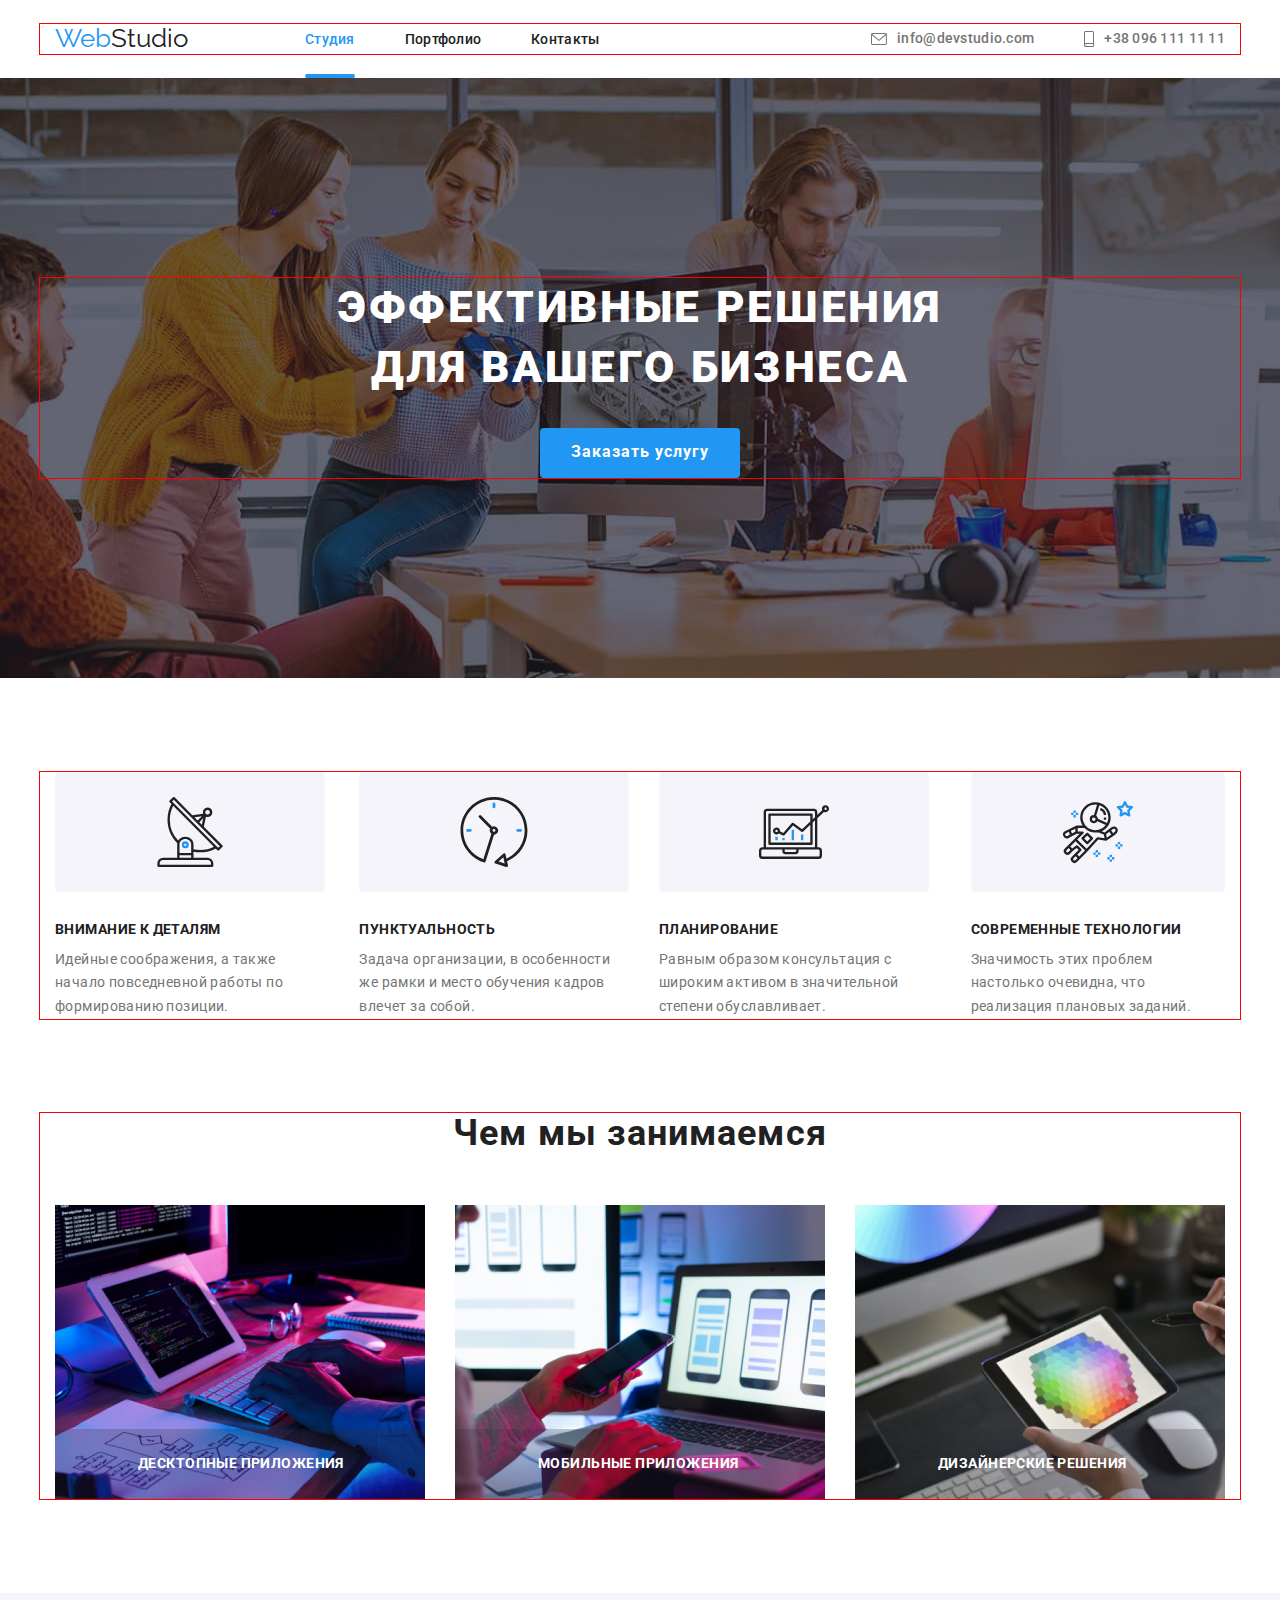
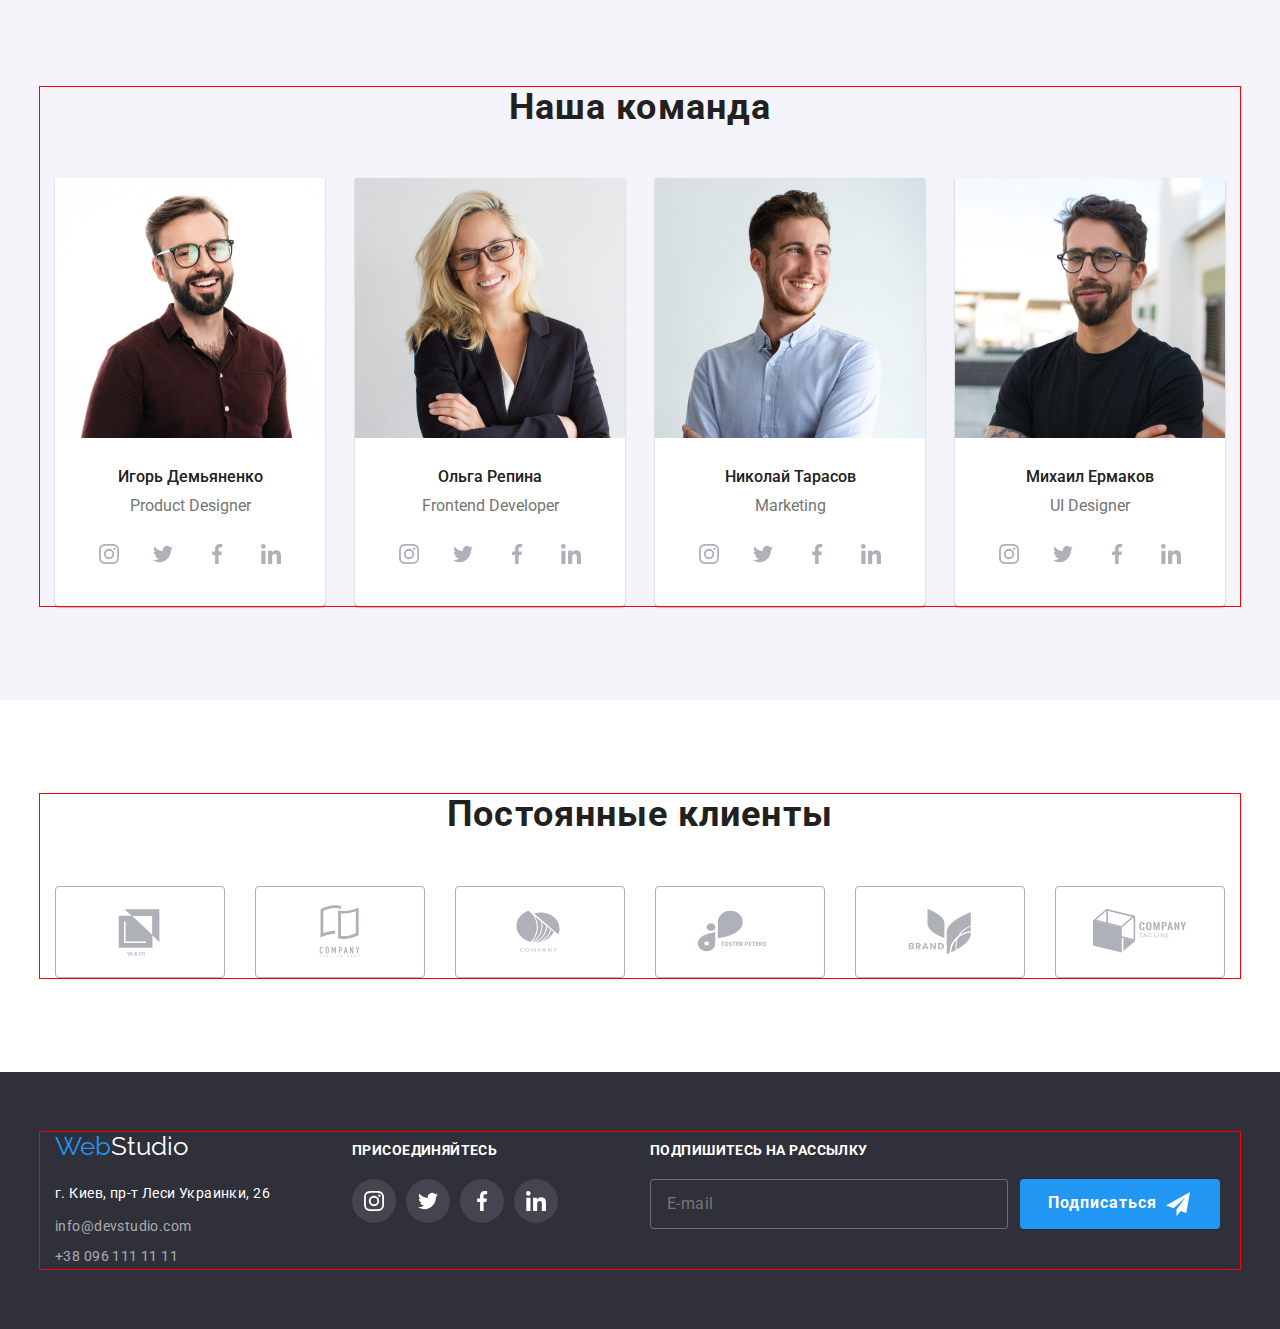
<file: index.html>
<!DOCTYPE html>
<html lang="en">
<head>
    <meta charset="UTF-8">
    <meta http-equiv="X-UA-Compatible" content="IE=edge">
    <meta name="viewport" content="width=device-width, initial-scale=1.0">
    <title>goit-markup-hw-01-Max</title>
    <!-- Стили -->
    
    <link rel="stylesheet" href="https://cdnjs.cloudflare.com/ajax/libs/modern-normalize/1.1.0/modern-normalize.min.css">
    <link rel="stylesheet" href="./css/main.min.css">
    <!-- Шрифты -->
    <link rel="preconnect" href="https://fonts.googleapis.com">
    <link rel="preconnect" href="https://fonts.gstatic.com" crossorigin>
    <link href="https://fonts.googleapis.com/css2?family=Raleway:wght@700&family=Roboto:wght@400;500;700;900&display=swap"
        rel="stylesheet">
</head>

<body>
        <!--Шапка сайта-->
    
    <header class="header"> 
        <div class="container ">
            <div class="header__inner">
                <nav class="header__nav">
                    <a href="./index.html" class="logo">Web<span class="black--text">Studio</span></a>
                    <ul class="nav">
                        <li class="nav__item">
                            
                            <div class="header-line">
                                <a class="nav__link current" href="./index.html">Студия</a>
                            </div>
                            
                        </li>
                        <li class="nav__item">
                            <div class="header-line">
                                <a class="nav__link" href="./portfolio.html">Портфолио</a>
                            </div>
                            
                        </li>
                        <li class="nav__item">
                            <div class="header-line">
                                <a class="nav__link " href="/">Контакты</a>
                            </div>
                            
                        </li>
                    </ul>
                </nav>
                <ul class="header__contact">
                    <li>
                        <a class="nav__link  nav__link--color-grey" href="mailto:info@devstudio.com">
                            
                                <svg class="icon--envelope">
                                    <use  href="./images/icon/icons.svg#icon-envelope-hover"></use>
                                </svg> 
                            info@devstudio.com</a>
                        </li>
                    <li>
                        <a class="nav__link nav__link--color-grey" href="tel:+380961111111">
                        
                            <svg class="icon--smartphone">
                                <use  href="./images/icon/icons.svg#icon-smartphone"></use>
                            </svg>   
                        +38 096 111 11 11</a>
                    </li>
                </ul>
            </div>
        </div>
    </header>

    
    <!--Основа сайта-->
    <main>
        <!---Первая секция-->
        
        <section class="main__section">
            <div class="container ">        
                <h1 class="main__section__title" >Эффективные решения для вашего бизнеса</h1>
                <button class="button" type="button"  data-modal-open >Заказать услугу</button>                
            </div>  
        </section>

        
        <!--Вторая секция-->
        
        <section class="section">
            <div class="container">
                <ul class="information">
                    <li class="information__item icon-antenna">
                    
                        <h3 class="information__title" >Внимание к деталям</h3>
                        <p class="information__description">Идейные соображения, а также начало повседневной работы по формированию позиции.</p>
                    </li>

                    <li class="information__item icon-clock">
                        <h3 class="information__title" >Пунктуальность</h3>
                        <p class="information__description">Задача организации, в особенности же рамки и место обучения кадров влечет за собой.</p>
                    </li>

                    <li class="information__item icon-diagram">
                        <h3 class="information__title" >Планирование</h3>
                        <p class="information__description">Равным образом консультация с широким активом в значительной степени обуславливает.</p>
                    </li>
                    
                    <li class="information__item icon-astronaut">
                        <h3 class="information__title" >Современные технологии</h3>
                        <p class="information__description">Значимость этих проблем настолько очевидна, что реализация плановых заданий.</p>
                    </li>
                </ul>
            </div>
        </section>
        <!--Картинки-->
        <section class="section section--padding-top">
            <div class="container">
                <h2 class="subtitle">Чем мы занимаемся</h2>
                <ul class="card">
                    <li class="card__item">
                        <div class="card__title">
                            <img src="./images/box1.jpg" alt="Клавиатура" width="370">
                            <p>Десктопные приложения</p>
                        </div>
                    </li>

                    <li class="card__item">
                        <div class="card__title">
                            <img src="./images/img2.jpg" alt="Телефон" width="370">
                            <p>Мобильные приложения</p>
                        </div>
                        
                    </li>

                    <li class="card__item">
                        <div class="card__title">
                            <img src="./images/img3.jpg" alt="Планшет" width="370">
                            <p>Дизайнерские решения</p>
                        </div>
                        
                    </li>
                </ul>
            </div>
        </section>
        <!-- Команда-->
            
            <section class="section team--background-color">
                <div class="container">
                    <h2 class="subtitle">Наша команда</h2>
                    <ul class="team">
                        <li class="team__item">
                            <img src="./images/img1.jpg" alt="Product Designer" width="270">
                            <div class="team__description">
                                <h3 class="team__name">Игорь Демьяненко</h3>
                                <p class="team__title">Product Designer</p>
                                    <!-- Иконки соц сетей -->
                                    <div>
                                        <ul class="team__icon">
                                            <li >
                                                <a href="#" class="team__icon__link">
                                                    <svg >
                                                        <use href="./images/icon/icons.svg#icon-instagram-2"></use>
                                                    </svg>
                                                </a>
                                            </li>
                                            <li >
                                                <a href="#" class="team__icon__link">
                                                    <svg >
                                                        <use href="./images/icon/icons.svg#icon-twitter-1"></use>
                                                    </svg>
                                                </a>
                                            </li>
                                            <li >
                                                <a href="#" class="team__icon__link">
                                                    <svg>
                                                        <use href="./images/icon/icons.svg#icon-facebook-1"></use>
                                                    </svg>
                                                </a>
                                            </li>
                                            <li >
                                                <a href="#" class="team__icon__link">
                                                    <svg>
                                                        <use href="./images/icon/icons.svg#icon-linkedin-1"></use>
                                                    </svg>
                                                </a>
                                            </li>
                                    
                                    </div>
                            </div>
                        </li>
                        <li class="team__item">
                            <img src="./images/img(2).jpg" alt="Frontend Developer" width="270">
                            <div class="team__description">
                                <h3 class="team__name">Ольга Репина</h3>
                                <p class="team__title">Frontend Developer</p>
                                <!-- Иконки соц сетей -->
                                    <div>
                                        <ul class="team__icon" >
                                            <li >
                                                <a href="#" class="team__icon__link">
                                                    <svg>
                                                        <use href="./images/icon/icons.svg#icon-instagram-2"></use>
                                                    </svg>
                                                </a>
                                            </li>
                                            <li>
                                                <a href="#" class="team__icon__link">
                                                    <svg>
                                                        <use href="./images/icon/icons.svg#icon-twitter-1"></use>
                                                    </svg>    
                                                </a>
                                            </li>
                                            <li>
                                                <a href="#" class="team__icon__link">
                                                    <svg>
                                                        <use href="./images/icon/icons.svg#icon-facebook-1"></use>
                                                    </svg>    
                                                </a>
                                            </li>
                                            <li>
                                                <a href="#" class="team__icon__link">
                                                    <svg>
                                                        <use href="./images/icon/icons.svg#icon-linkedin-1"></use>
                                                    </svg>
                                                    
                                                </a>
                                            </li>                                           
                                    </div>
                            </div>
                        </li>
                    
                        <li class="team__item">
                            <img src="./images/img(3).jpg" alt="Marketing" width="270">
                            <div class="team__description">
                                <h3 class="team__name">Николай Тарасов</h3>
                                <p class="team__title">Marketing</p>
                                <!-- Иконки соц сетей -->
                                    <div>
                                        <ul class="team__icon">
                                            <li>
                                                <a href="#" class="team__icon__link">
                                                    <svg>
                                                        <use href="./images/icon/icons.svg#icon-instagram-2"></use>
                                                    </svg>
                                                </a>
                                            </li>
                                            <li>
                                                <a href="#" class="team__icon__link">
                                                    <svg>
                                                        <use href="./images/icon/icons.svg#icon-twitter-1"></use>
                                                    </svg>
                                                </a>
                                            </li>
                                            <li>
                                                <a href="#" class="team__icon__link">
                                                    <svg>
                                                        <use href="./images/icon/icons.svg#icon-facebook-1"></use>
                                                    </svg>
                                                </a>
                                            </li>
                                            <li>
                                                <a href="#" class="team__icon__link">
                                                    <svg>
                                                        <use href="./images/icon/icons.svg#icon-linkedin-1"></use>
                                                    </svg>
                                    
                                                </a>
                                            </li>
                                    </div>
                            </div>
                        </li>
                    
                        <li class="team__item">
                            <img src="./images/img4.jpg" alt="UI Designer" width="270">
                            <div class="team__description">
                                <h3 class="team__name">Михаил Ермаков</h3>
                                <p class="team__title">UI Designer</p>
                                <!-- Иконки соц сетей -->
                                    <div>
                                        <ul class="team__icon">
                                            <li>
                                                <a href="#" class="team__icon__link">
                                                    <svg>
                                                        <use href="./images/icon/icons.svg#icon-instagram-2"></use>
                                                    </svg>
                                                </a>
                                            </li>
                                            <li>
                                                <a href="#" class="team__icon__link">
                                                    <svg>
                                                        <use href="./images/icon/icons.svg#icon-twitter-1"></use>
                                                    </svg>
                                                </a>
                                            </li>
                                            <li>
                                                <a href="#" class="team__icon__link">
                                                    <svg>
                                                        <use href="./images/icon/icons.svg#icon-facebook-1"></use>
                                                    </svg>
                                                </a>
                                            </li>
                                            <li>
                                                <a href="#" class="team__icon__link">
                                                    <svg>
                                                        <use href="./images/icon/icons.svg#icon-linkedin-1"></use>
                                                    </svg>
                                    
                                                </a>
                                            </li>
                                    </div>
                            </div>
                        </li>
                    </ul>
                </div>
            </section>
            <!-- Наши клиенты -->
            <section class="section">
                <div class="container">
                    <h2 class="subtitle">Постоянные клиенты</h2>
                        <div>
                            <ul class="clients">
                                <li >
                                    <a class="clients__link"  href="#">
                                        <svg> 
                                            <use href="./images/icon/icons.svg#icon-Logo1"></use>
                                        </svg>
                                    </a>
                                </li>
                            
                                <li >
                                    <a class="clients__link" href="#">
                                        <svg>
                                            <use href="./images/icon/icons.svg#icon-Logo2"></use>
                                        </svg>
                                    </a>
                                </li>
                            
                                <li >
                                    <a class="clients__link" href="#">
                                        <svg>
                                            <use href="./images/icon/icons.svg#icon-Logo3"></use>
                                        </svg>
                                    </a>
                                </li>
                            
                                <li >
                                    <a class="clients__link" href="#">
                                        <svg>
                                            <use href="./images/icon/icons.svg#icon-Logo4"></use>
                                        </svg>
                                    </a>
                                </li>
                            
                                <li >
                                    <a class="clients__link" href="/">
                                        <svg>
                                            <use href="./images/icon/icons.svg#icon-Logo5"></use>
                                        </svg>
                                    </a>
                                </li>
                            
                                <li >
                                    <a class="clients__link" href="/">
                                        <svg>
                                            <use href="./images/icon/icons.svg#icon-Logo6"></use>
                                        </svg>
                                    </a>
                                </li>
                            </ul>
                        </div>
                </div> 
            </section>
            
    </main>
    <!--Футер-->
    <footer class="footer">
        <div class="container">
            <section class="footer__inner">
                <div>
                    <a href="./index.html" class="logo footer__logo">Web<span class="white--text">Studio</span></a>
                
                    <address class="footer__address">г. Киев, пр-т Леси Украинки, 26</address>
                    
                    <ul class="footer__list">
                        <li><a class="footer__link" href="mailto:info@devstudio.com">info@devstudio.com</a></li>
                        <li><a class="footer__link" href="tel:+380961111111">+38 096 111 11 11</a></li>
                    </ul>
                </div>
            
                <div class="footer--icon">
                    <h3 class="information__title footer--title--color">Присоединяйтесь</h3>
                        
                        <ul class="team__icon ">
                            <li >
                                <a href="#" class="team__icon__link footer--icon--background">
                                    <svg >
                                        <use href="./images/icon/icons.svg#icon-instagram-2"></use>
                                    </svg>
                                </a>
                            </li>
                            <li >
                                <a href="#" class="team__icon__link footer--icon--background">
                                    <svg >
                                        <use href="./images/icon/icons.svg#icon-twitter-1"></use>
                                    </svg>
                                </a>
                            </li>
                            <li >
                                <a href="#" class="team__icon__link footer--icon--background">
                                    <svg >
                                        <use href="./images/icon/icons.svg#icon-facebook-1"></use>
                                    </svg>
                                </a>
                            </li>
                            <li >
                                <a href="#" class="team__icon__link footer--icon--background">
                                    <svg>
                                        <use href="./images/icon/icons.svg#icon-linkedin-1"></use>
                                    </svg>
                    
                                </a>
                            </li>
                        
                </div>
                <div class="footer-subscribe">
                    <h3 class="information__title footer--title--color">Подпишитесь на рассылку</h3>

                        <form class="footer-form"> 
                            <label >
                            <input class="footer__input" type="email" name="mail" placeholder="E-mail" >
                            </label>
                            
                            <button class="button footer--button--position" type="submit">Подписаться 
                                <svg class="footer__button--icon">
                                    <use href="./images/icon/icons.svg#icon-send-1"></use>
                                </svg>
                            </button> 
                            
                        </form>

                </div>
                        
            </section>
        </div>       
    </footer> 
    <!-- Модалка --> 
        <div class="overlay is-hidden" data-modal >
            <div class="modal"  >
                <button type="button" class="button__close" data-modal-close>
                    <svg class="modal-button-icon" width="11" height="11">
                        <use class="close-icon" href="./images/icon/icons.svg#icon-Vector1"></use>
                    </svg>
                </button>
                <div class="modal-form">
                    <h2 class="subtitle modal--title--position">Оставьте свои данные, мы вам перезвоним</h2>

                        <form>
                            <fieldset>
                                <label class="modal__label" for="user-name">Имя</label>
                                <div class="modal__wrap">
                                    <input class="modal__input " type="text" name="user-name" id="user-name" />
                                    <svg class="modal__icon">
                                        <use href="./images/icon/icons.svg#icon-name"></use>
                                    </svg>
                                </div>
                                
                                <label class="modal__label" for="user-phone">Телефон</label>
                                <div class="modal__wrap">
                                    <input class="modal__input" type="tel" name="phone" id="user-phone" />
                                    <svg class="modal__icon small">
                                        <use href="./images/icon/icons.svg#icon-phone"></use>
                                    </svg>
                                </div>
                                
                                <label class="modal__label" for="user-mail">Почта</label>
                                <div class="modal__wrap">
                                    <input class="modal__input" type="email" name="email" id="user-mail" autocomplete="off" />
                                    <svg class="modal__icon ">
                                        <use href="./images/icon/icons.svg#icon-mail"></use>
                                    </svg>
                                </div>
                            </fieldset>
                            
                            <fieldset>
                                <label class="modal__label " for="feedback">Комментарий</label>
                                <textarea 
                                class="modal__coment" 
                                id="feedback" 
                                name="feedback" 
                                rows="50" 
                                placeholder="Введите текст"></textarea>
                            </fieldset>
                            
                            <div class="checkbox" >
                                <label class="checkbox__label" for="check">
                                <div class="checkbox__wrap">

                                    <input class="checkbox__input" type="checkbox" name="terms" id="check">
                                    <span class="fakeframe"></span>
                                    <svg class="fakeicon">
                                        <use href="./images/icon/icons.svg#icon-check"></use>
                                    </svg>
                                </div>                           
                            Соглашаюсь с рассылкой и принимаю</label>
                            
                            <a class="checkbox__link" href="#">Условия договора</a>   
                            
                            </div>
                            
                            <button class="button modal--button" type="submit">Отправить</button>
                        </form>
                </div>
            </div>
            
        </div>



        <!-- Модалка Java -->
    <script src="./modal/modal.js"></script>
    
</body>
</html>
</file>
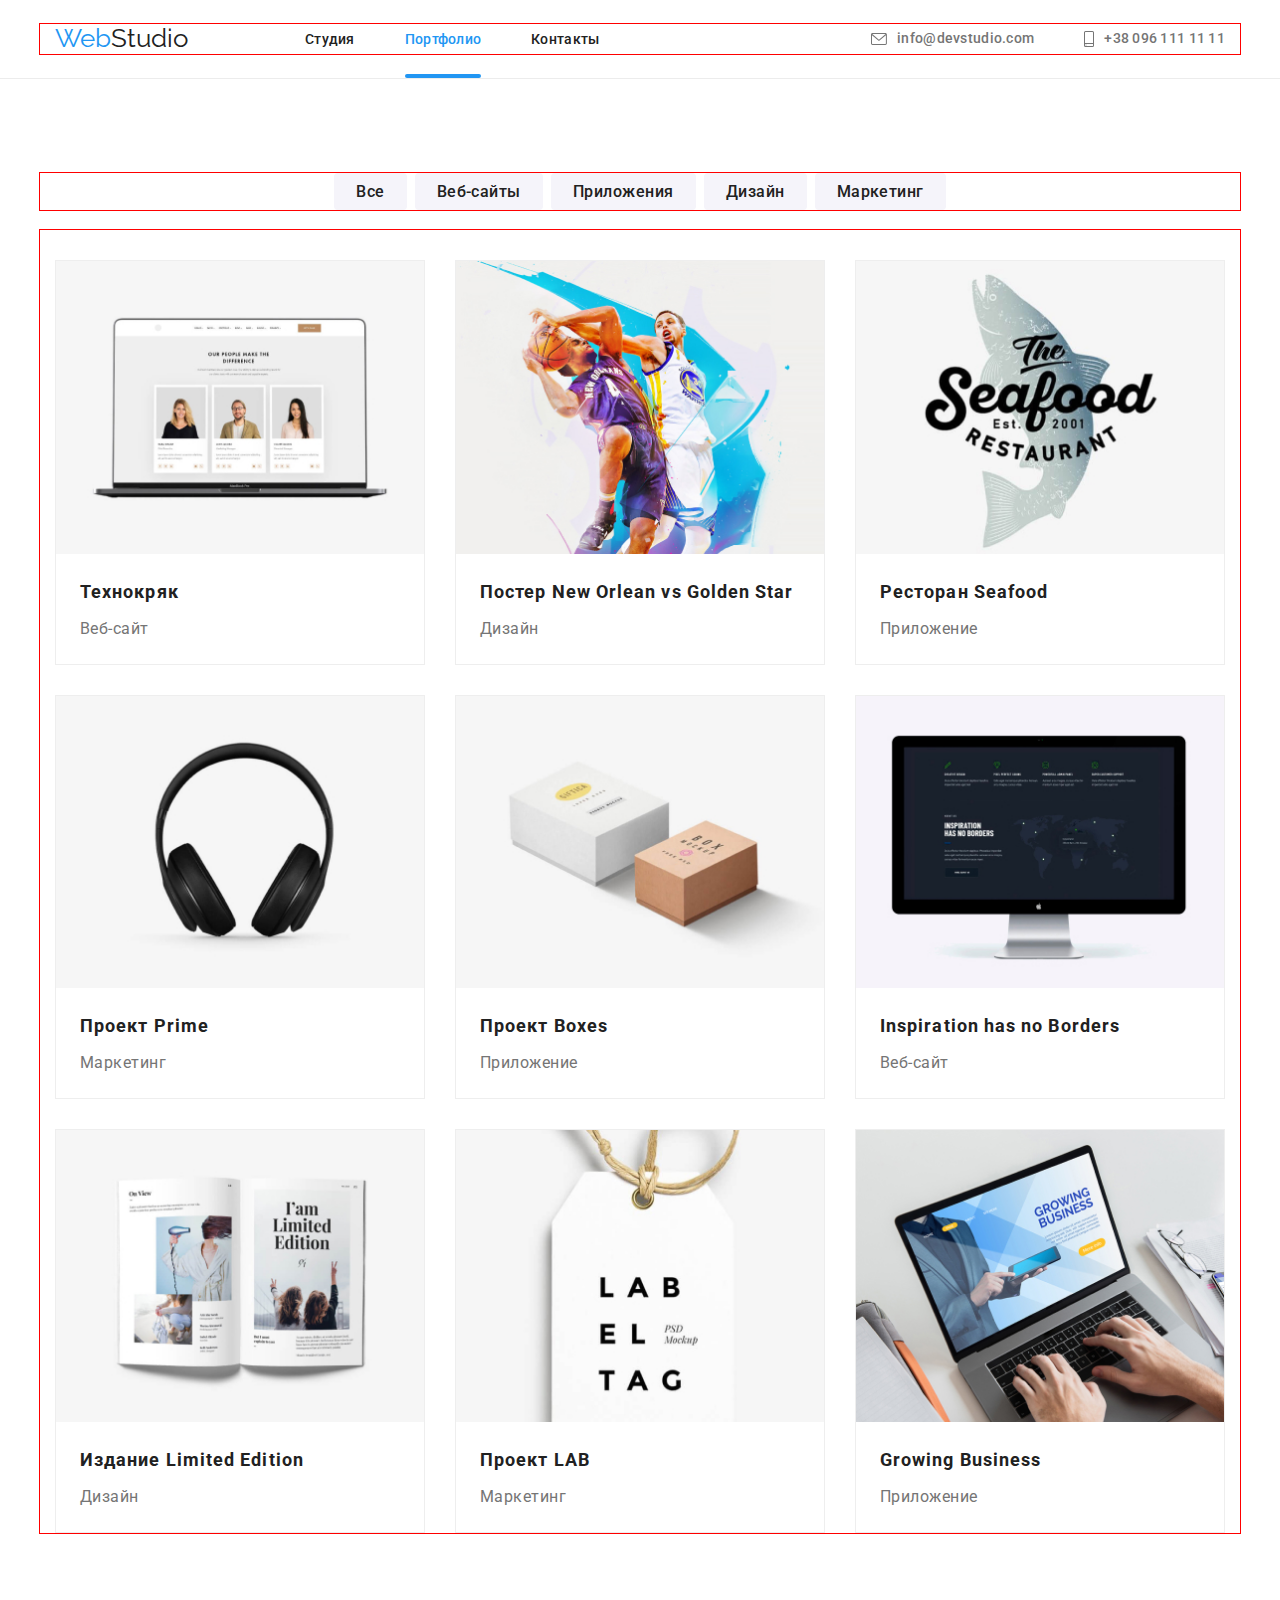
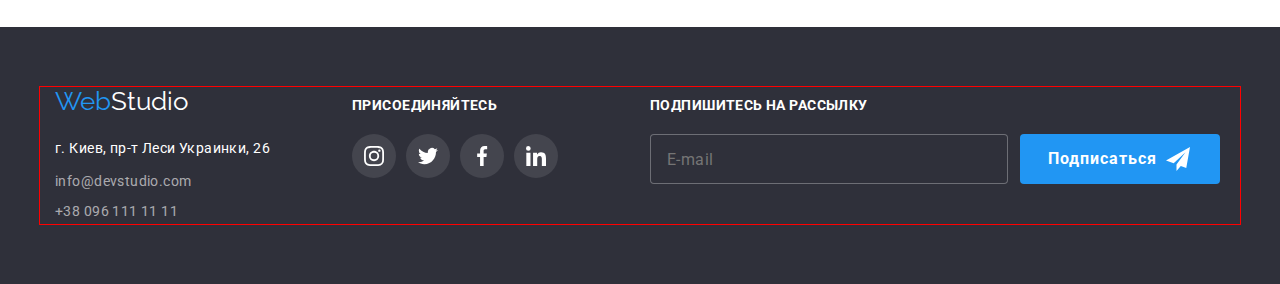
<file: portfolio.html>
<!DOCTYPE html>
<html lang="en">

<head>
    <meta charset="UTF-8">
    <meta http-equiv="X-UA-Compatible" content="IE=edge">
    <meta name="viewport" content="width=device-width, initial-scale=1.0">
    <title>goit-markup-hw-01-Max</title>
    <!-- Cтили -->
    <link rel="stylesheet" href="https://cdnjs.cloudflare.com/ajax/libs/modern-normalize/1.1.0/modern-normalize.min.css">
    <link rel="stylesheet" href="./css/main.min.css">
    <!-- Шрифты -->
    <link rel="preconnect" href="https://fonts.googleapis.com">
    <link rel="preconnect" href="https://fonts.gstatic.com" crossorigin>
    <link href="https://fonts.googleapis.com/css2?family=Raleway:wght@700&family=Roboto:wght@400;500;700;900&display=swap"
        rel="stylesheet">
</head>

<body>
    
    <!--Шапка сайта-->
    <header class="header" style="border-bottom:1px solid #ECECEC;">
        <div class="container ">
            <div class="header__inner">
                <nav class="header__nav">
                    <a href="./index.html" class="logo">Web<span class="black--text">Studio</span></a>
                    <ul class="nav">
                        <li class="nav__item">
    
                            <div class="header-line">
                                <a class="nav__link" href="./index.html">Студия</a>
                            </div>
    
                        </li>
                        <li class="nav__item">
                            <div class="header-line">
                                <a class="nav__link current " href="./portfolio.html">Портфолио</a>
                            </div>
    
                        </li>
                        <li class="nav__item">
                            <div class="header-line">
                                <a class="nav__link " href="/">Контакты</a>
                            </div>
    
                        </li>
                    </ul>
                </nav>
                <ul class="header__contact">
                    <li>
                        <a class="nav__link  nav__link--color-grey" href="mailto:info@devstudio.com">
    
                            <svg class="icon--envelope">
                                <use href="./images/icon/icons.svg#icon-envelope-hover"></use>
                            </svg>
                            info@devstudio.com</a>
                    </li>
                    <li>
                        <a class="nav__link nav__link--color-grey" href="tel:+380961111111">
    
                            <svg class="icon--smartphone">
                                <use href="./images/icon/icons.svg#icon-smartphone"></use>
                            </svg>
                            +38 096 111 11 11</a>
                    </li>
                </ul>
            </div>
        </div>
    </header>

    
    <!--Основа сайта-->
    <main>
        <section class="section">
            <div class="container">
                <ul class="button__list">
                    <li><button class="button__list__item" type="button">Все</button></li>
                    <li><button class="button__list__item" type="button">Веб-сайты</button></li>
                    <li><button class="button__list__item" type="button">Приложения</button></li>
                    <li><button class="button__list__item" type="button">Дизайн</button></li>
                    <li><button class="button__list__item" type="button">Маркетинг</button></li>
                </ul>
            </div>
        
        <!-- Описание портфолио -->
        
            
            <section class="project-card">
                <div class="container">
                    <ul class="project">
                        <li class="project__item">
                            <a class="project__link" href="http://">
                                <div class="cards-thumb">
                                    <img src="./images/portfol1.jpg" alt="" width="370">
                                    <div class="thumb-text">
                                        <ul>
                                            <li>Ресурс предлагает комплексные предложения с разным уровнем функционала и сервисов. Все это позволит
                                                посетителю
                                                получить
                                                исчерпывающие сведения о компании или частном лице</li>
                                        </ul>
                                    </div>
                                </div>
                                <div class="project__description">
                                    <h3 class="project__title">Технокряк</h3>
                                    <p class="project__text">Веб-сайт</p>
                                </div>
                                
                            </a>
                        </li>

                        <li class="project__item">
                            <a class="project__link" href="http://">
                                <div class="cards-thumb">
                                    <img src="./images/portfol2.jpg" alt="" width="370">
                                    <div class="thumb-text">
                                        <ul>
                                            <li>Ресурс предлагает комплексные предложения с разным уровнем функционала и сервисов. Все это позволит
                                                посетителю
                                                получить
                                                исчерпывающие сведения о компании или частном лице</li>
                                        </ul>
                                    </div>
                                </div>
                                
                                <div class="project__description">
                                    <h3 class="project__title">Постер New Orlean vs Golden Star</h3>
                                    <p class="project__text">Дизайн</p>
                                </div>
                            </a>
                        </li>

                        <li class="project__item">
                            <a class="project__link" href="http://">
                                <div class="cards-thumb">
                                    <img src="./images/portfol3.jpg" alt="" width="370">
                                    <div class="thumb-text">
                                        <ul>
                                            <li>Ресурс предлагает комплексные предложения с разным уровнем функционала и сервисов. Все это позволит
                                                посетителю
                                                получить
                                                исчерпывающие сведения о компании или частном лице</li>
                                        </ul>
                                    </div>
                                </div>
                                
                                <div class="project__description">
                                    <h3 class="project__title">Ресторан Seafood</h3>
                                    <p class="project__text">Приложение</p>
                                </div>
                            </a>
                        </li>

                        <li class="project__item">
                            <a class="project__link" href="http://">
                                <div class="cards-thumb">
                                    <img src="./images/portfol4.jpg" alt="" width="370">
                                    <div class="thumb-text">
                                        <ul>
                                            <li>Ресурс предлагает комплексные предложения с разным уровнем функционала и сервисов. Все это позволит
                                                посетителю
                                                получить
                                                исчерпывающие сведения о компании или частном лице</li>
                                        </ul>
                                    </div>
                                </div>
                                
                                <div class="project__description">
                                    <h3 class="project__title">Проект Prime</h3>
                                    <p class="project__text">Маркетинг</p>
                                </div>
                            </a>
                        </li>
                        
                        <li class="project__item">
                            <a class="project__link" href="http://">
                                <div class="cards-thumb">
                                    <img src="./images/portfol5.jpg" alt="" width="370">
                                    <div class="thumb-text">
                                        <ul>
                                            <li>Ресурс предлагает комплексные предложения с разным уровнем функционала и сервисов. Все это позволит
                                                посетителю
                                                получить
                                                исчерпывающие сведения о компании или частном лице</li>
                                        </ul>
                                    </div>
                                </div>
                                
                                <div class="project__description">
                                    <h3 class="project__title">Проект Boxes</h3>
                                    <p class="project__text">Приложение</p>
                                </div>
                            </a>
                            </li>
                        </a>
                        
                        <li class="project__item">
                            <a class="project__link" href="http://">
                                <div class="cards-thumb">
                                    <img src="./images/portfol6.jpg" alt="" width="370">
                                    <div class="thumb-text">
                                        <ul>
                                            <li>Ресурс предлагает комплексные предложения с разным уровнем функционала и сервисов. Все это позволит
                                                посетителю
                                                получить
                                                исчерпывающие сведения о компании или частном лице</li>
                                        </ul>
                                    </div>
                                </div>
                                
                                <div class="project__description">
                                    <h3 class="project__title">Inspiration has no Borders</h3>
                                    <p class="project__text">Веб-сайт</p>
                                </div>
                            </a>
                        </li>
                        
                        <li class="project__item">
                            <a class="project__link" href="http://">
                                <div class="cards-thumb">
                                    <img src="./images/portfol7.jpg" alt="" width="370">
                                    <div class="thumb-text">
                                        <ul>
                                            <li>Ресурс предлагает комплексные предложения с разным уровнем функционала и сервисов. Все это позволит
                                                посетителю
                                                получить
                                                исчерпывающие сведения о компании или частном лице</li>
                                        </ul>
                                    </div>
                                </div>
                                
                                <div class="project__description">
                                    <h3 class="project__title">Издание Limited Edition</h3>
                                    <p class="project__text">Дизайн</p>
                                </div>
                            </a>
                        </li>
                    
                        <li class="project__item">
                            <a class="project__link" href="http://">
                                <div class="cards-thumb">
                                    <img src="./images/portfol8.jpg" alt="" width="370">
                                    <div class="thumb-text">
                                        <ul>
                                            <li>Ресурс предлагает комплексные предложения с разным уровнем функционала и сервисов. Все это позволит
                                                посетителю
                                                получить
                                                исчерпывающие сведения о компании или частном лице</li>
                                        </ul>
                                    </div>
                                </div>
                                
                                <div class="project__description">
                                    <h3 class="project__title">Проект LAB</h3>
                                    <p class="project__text">Маркетинг</p>
                                </div>
                            </a>
                        </li>
                        
                        <li class="project__item">
                            <a class="project__link" href="http://">
                                <div class="cards-thumb">
                                    <img src="./images/portfol9.jpg" alt="" width="370">
                                    <div class="thumb-text">
                                        <ul>
                                            <li>Ресурс предлагает комплексные предложения с разным уровнем функционала и сервисов. Все это позволит
                                                посетителю
                                                получить
                                                исчерпывающие сведения о компании или частном лице</li>
                                        </ul>
                                    </div>
                                </div>
                                
                                <div class="project__description">
                                    <h3 class="project__title">Growing Business</h3>
                                    <p class="project__text">Приложение</p>
                                </div>
                            </a>
                        </li>
                    </ul>
                </div>
            </section>           
        </section>
    
    </main>
    <!--Футер-->
    <footer class="footer">
        <div class="container">
            <section class="footer__inner">
                <div>
                    <a href="./index.html" class="logo footer__logo">Web<span class="white--text">Studio</span></a>
    
                    <address class="footer__address">г. Киев, пр-т Леси Украинки, 26</address>
    
                    <ul class="footer__list">
                        <li><a class="footer__link" href="mailto:info@devstudio.com">info@devstudio.com</a></li>
                        <li><a class="footer__link" href="tel:+380961111111">+38 096 111 11 11</a></li>
                    </ul>
                </div>
    
                <div class="footer--icon">
                    <h3 class="information__title footer--title--color">Присоединяйтесь</h3>
    
                    <ul class="team__icon ">
                        <li>
                            <a href="#" class="team__icon__link footer--icon--background">
                                <svg>
                                    <use href="./images/icon/icons.svg#icon-instagram-2"></use>
                                </svg>
                            </a>
                        </li>
                        <li>
                            <a href="#" class="team__icon__link footer--icon--background">
                                <svg>
                                    <use href="./images/icon/icons.svg#icon-twitter-1"></use>
                                </svg>
                            </a>
                        </li>
                        <li>
                            <a href="#" class="team__icon__link footer--icon--background">
                                <svg>
                                    <use href="./images/icon/icons.svg#icon-facebook-1"></use>
                                </svg>
                            </a>
                        </li>
                        <li>
                            <a href="#" class="team__icon__link footer--icon--background">
                                <svg>
                                    <use href="./images/icon/icons.svg#icon-linkedin-1"></use>
                                </svg>
    
                            </a>
                        </li>
    
                </div>
                <div class="footer-subscribe">
                    <h3 class="information__title footer--title--color">Подпишитесь на рассылку</h3>
    
                    <form class="footer-form">
                        <label>
                            <input class="footer__input" type="email" name="mail" placeholder="E-mail">
                        </label>
    
                        <button class="button footer--button--position" type="submit">Подписаться
                            <svg class="footer__button--icon">
                                <use href="./images/icon/icons.svg#icon-send-1"></use>
                            </svg>
                        </button>
    
                    </form>
    
                </div>
    
            </section>
        </div>
    </footer>
</body>

</html>
</file>
<file: css/main.min.css>
body{background-color:#fff;color:#757575;font-family:"Roboto",sans-serif;font-style:normal;font-weight:400;margin:auto}.container{max-width:1200px;margin-left:auto;margin-right:auto;padding-left:15px;padding-right:15px;outline:1px solid red}a{text-decoration:none}ul{list-style:none}img{display:block;max-width:100%;height:auto}.section{padding:94px 0px}.subtitle{font-weight:700;font-size:36px;line-height:1.16;text-align:center;letter-spacing:.03em;color:#212121;margin-bottom:50px;margin-top:0px}.overlay{position:fixed;top:0;left:0;width:100%;height:100%;background:rgba(0,0,0,.2);opacity:1;-webkit-transition:opacity 250ms cubic-bezier(0.4, 0, 0.2, 1),visibility 250ms cubic-bezier(0.4, 0, 0.2, 1);transition:opacity 250ms cubic-bezier(0.4, 0, 0.2, 1),visibility 250ms cubic-bezier(0.4, 0, 0.2, 1)}.overlay.is-hidden{opacity:0;visibility:hidden;pointer-events:none}.checkbox,.nav__link--color-grey,.header__nav,.header__inner{display:-webkit-box;display:-ms-flexbox;display:flex;-webkit-box-align:center;-ms-flex-align:center;align-items:center}.button{background-color:#2196f3;color:#fff;width:200px;height:50px;font-weight:700;line-height:1.8;font-size:16px;letter-spacing:.06em;border:#2196f3;border-radius:4px;text-align:center;-webkit-transition:250ms cubic-bezier(0.4, 0, 0.2, 1);transition:250ms cubic-bezier(0.4, 0, 0.2, 1)}.button:hover,.button:focus,.button:active{background-color:#2196f3;color:#fff;cursor:pointer;opacity:.7}.footer--button--position{text-align:start;padding:0px 28px;margin-left:12px;position:relative}.footer__button--icon{position:absolute;max-width:24px;height:24px;top:50%;right:30px;-webkit-transform:translateY(-50%);transform:translateY(-50%)}.button__list{display:-webkit-box;display:-ms-flexbox;display:flex;-webkit-box-pack:center;-ms-flex-pack:center;justify-content:center;padding-left:0px;margin:0px;margin-bottom:50px;gap:8px}.button__list__item{font-family:inherit;background-color:#f5f4fa;color:#212121;font-weight:500;font-size:16px;line-height:1.6;letter-spacing:.03em;border:0px;border-radius:4px;padding:6px 22px;-webkit-transition:250ms cubic-bezier(0.4, 0, 0.2, 1);transition:250ms cubic-bezier(0.4, 0, 0.2, 1)}.button__list__item:hover,.button__list__item:focus,.button__list__item:active{background-color:#2196f3;color:#fff;-webkit-box-shadow:0px 4px 4px rgba(0,0,0,.15);box-shadow:0px 4px 4px rgba(0,0,0,.15);cursor:pointer}.modal--button{display:block;margin:auto;margin-bottom:40px}.modal--button:hover{background:#188ce8;-webkit-box-shadow:0px 4px 4px rgba(0,0,0,.15);box-shadow:0px 4px 4px rgba(0,0,0,.15)}.button__close{position:absolute;top:.5rem;right:.5rem;width:30px;height:30px;border:1px solid rgba(0,0,0,.1);border-radius:50%;background-color:#fff;-webkit-transition:250ms cubic-bezier(0.4, 0, 0.2, 1);transition:250ms cubic-bezier(0.4, 0, 0.2, 1);cursor:pointer}.button__close:hover,.button__close:focus{fill:#2196f3}.logo{color:#2196f3;font-family:"Raleway";font-size:26px;margin-right:92px;-webkit-transition:250ms cubic-bezier(0.4, 0, 0.2, 1);transition:250ms cubic-bezier(0.4, 0, 0.2, 1)}.logo .black--text:hover,.logo .black--text:focus,.logo .black--text:active{color:#2196f3}.black--text{color:#212121;-webkit-transition:250ms cubic-bezier(0.4, 0, 0.2, 1);transition:250ms cubic-bezier(0.4, 0, 0.2, 1)}.footer__logo{margin-right:88px}.footer__logo .white--text:hover,.footer__logo .white--text:focus,.footer__logo .white--text:active{color:#2196f3}.white--text{color:#fff;-webkit-transition:250ms cubic-bezier(0.4, 0, 0.2, 1);transition:250ms cubic-bezier(0.4, 0, 0.2, 1)}.header{padding:24px 0px;width:100%;background-color:#fff}.header__contact{display:-webkit-box;display:-ms-flexbox;display:flex;-webkit-box-pack:end;-ms-flex-pack:end;justify-content:flex-end;margin:0%;padding:4px 0px;margin-left:auto;gap:50px}.nav{display:-webkit-box;display:-ms-flexbox;display:flex;padding-left:0%;margin:0%}.nav__item{position:relative;margin:4px 25px}.nav__link{color:#212121;font-weight:500;font-size:14px;line-height:1.14;letter-spacing:.02em;-webkit-transition:250ms cubic-bezier(0.4, 0, 0.2, 1);transition:250ms cubic-bezier(0.4, 0, 0.2, 1)}.nav__link:hover,.nav__link:focus,.nav__link:active{color:#2196f3}.nav__link.current{color:#2196f3;-webkit-transition:250ms cubic-bezier(0.4, 0, 0.2, 1);transition:250ms cubic-bezier(0.4, 0, 0.2, 1)}.nav__link--color-grey{color:#757575}.header-line .nav__link.current::after{position:absolute;content:"";top:44px;left:0;width:100%;height:4px;background-color:#2196f3;border-radius:2px}.icon--smartphone,.icon--envelope{margin-right:10px;fill:currentColor}.icon--envelope{max-width:16px;height:12px}.icon--smartphone{max-width:10px;height:16px}.main__section{max-width:100%;max-height:100%;padding-top:200px;padding-bottom:200px;text-align:center;background-color:#2f303a;background-image:-webkit-gradient(linear, left top, left bottom, from(rgba(47, 48, 58, 0.4)), to(rgba(47, 48, 58, 0.4))),url("../images/Basic poster.jpg");background-image:linear-gradient(to bottom, rgba(47, 48, 58, 0.4), rgba(47, 48, 58, 0.4)),url("../images/Basic poster.jpg");-o-object-fit:cover;object-fit:cover;background-repeat:no-repeat;background-position:center}.main__section__title{color:#fff;max-width:696px;font-weight:900;font-size:44px;line-height:1.36;letter-spacing:.06em;text-transform:uppercase;margin:0px auto 30px}.information{font-size:14px;line-height:1.7;letter-spacing:.03em;color:#757575;letter-spacing:.03em;display:-webkit-inline-box;display:-ms-inline-flexbox;display:inline-flex;text-align:start;margin:auto;padding-left:0px}.information__item::before{display:block;content:" ";background-color:#f5f4fa;max-width:270px;height:120px;background-size:70px;background-repeat:no-repeat;background-position:center;border-radius:4px}.information__item:not(:last-child){margin-right:30px}.information__title{font-weight:700;font-size:14px;line-height:1.14;letter-spacing:.03em;text-transform:uppercase;color:#212121;margin:30px 0px 10px}.information__description{margin:0px}.icon-antenna::before{background-image:url(../images/icon/antenna.svg)}.icon-clock::before{background-image:url(../images/icon/clock.svg)}.icon-diagram::before{background-image:url(../images/icon/diagram.svg)}.icon-astronaut::before{background-image:url(../images/icon/astronaut.svg)}.section--padding-top{padding-top:0px}.card{display:-webkit-box;display:-ms-flexbox;display:flex;margin:auto;padding-left:0px;gap:30px}.card__item{position:relative}.card__title::after{display:block;content:"";position:absolute;bottom:0px;width:100%;height:70px;background:rgba(47,48,58,.8);opacity:.3}.card__item p{position:absolute;content:"";margin:0px;left:83px;bottom:27px;z-index:1;font-weight:700;font-size:14px;line-height:1.14;letter-spacing:.03em;text-transform:uppercase;color:#fff}.team--background-color{background:#f5f4fa}.team{display:-webkit-box;display:-ms-flexbox;display:flex;-webkit-box-pack:justify;-ms-flex-pack:justify;justify-content:space-between;padding-left:0px;margin:0px}.team__item{background-color:#fff;text-align:center;-webkit-box-shadow:0px 1px 3px rgba(0,0,0,.12),0px 1px 1px rgba(0,0,0,.14),0px 2px 1px rgba(0,0,0,.2);box-shadow:0px 1px 3px rgba(0,0,0,.12),0px 1px 1px rgba(0,0,0,.14),0px 2px 1px rgba(0,0,0,.2);border-radius:0px 0px 4px 4px}.team__description{padding:30px 0px}.team__name{font-weight:500;font-size:16px;line-height:1.18;color:#212121;margin:0px;margin-bottom:10px}.team__title{font-size:16px;line-height:1.18;color:#757575;margin:0px;padding-bottom:16px}.team__icon{display:-webkit-box;display:-ms-flexbox;display:flex;-webkit-box-pack:center;-ms-flex-pack:center;justify-content:center;margin:0px;padding-left:0px;gap:10px}.team__icon__link{display:-webkit-box;display:-ms-flexbox;display:flex;-webkit-box-pack:center;-ms-flex-pack:center;justify-content:center;-webkit-box-align:center;-ms-flex-align:center;align-items:center;width:44px;height:44px;gap:10px;border-radius:50%;background-color:#fff;fill:currentColor;color:#afb1b8;-webkit-transition:250ms cubic-bezier(0.4, 0, 0.2, 1);transition:250ms cubic-bezier(0.4, 0, 0.2, 1)}.team__icon__link:hover,.team__icon__link:focus{background-color:#2196f3;fill:#fff}.team__icon svg{max-width:20px;height:20px}.clients{display:-webkit-box;display:-ms-flexbox;display:flex;-webkit-box-pack:justify;-ms-flex-pack:justify;justify-content:space-between;margin:0px;padding-left:0px}.clients__link{display:-webkit-box;display:-ms-flexbox;display:flex;-webkit-box-pack:center;-ms-flex-pack:center;justify-content:center;-webkit-box-align:center;-ms-flex-align:center;align-items:center;width:170px;height:92px;border:1px solid #afb1b8;border-radius:4px;fill:#afb1b8;-webkit-transition:250ms cubic-bezier(0.4, 0, 0.2, 1);transition:250ms cubic-bezier(0.4, 0, 0.2, 1)}.clients__link:hover,.clients__link:focus{border-color:#2196f3;fill:#2196f3}.clients__link svg{max-width:106px;max-height:60px}.project{margin:0px;padding:0px;display:-webkit-box;display:-ms-flexbox;display:flex;-ms-flex-wrap:wrap;flex-wrap:wrap;margin-right:-30px;margin-top:-30px}.project__item{-ms-flex-preferred-size:calc(33.3333333333% - 30px);flex-basis:calc(33.3333333333% - 30px);margin-right:30px;margin-top:30px;margin-left:0px}.project__link{display:block;border:1px solid #eee;cursor:pointer}.project__link:hover,.project__link:focus,.project__link:active{-webkit-box-shadow:0px 1px 1px rgba(0,0,0,.12),0px 4px 4px rgba(0,0,0,.06),1px 4px 6px rgba(0,0,0,.16);box-shadow:0px 1px 1px rgba(0,0,0,.12),0px 4px 4px rgba(0,0,0,.06),1px 4px 6px rgba(0,0,0,.16);-webkit-transition:250ms cubic-bezier(0.4, 0, 0.2, 1);transition:250ms cubic-bezier(0.4, 0, 0.2, 1)}.project__link:hover .thumb-text,.project__link:hover .cards-thumb::before,.project__link:focus .thumb-text,.project__link:focus .cards-thumb::before{-webkit-transform:translateY(-100%);transform:translateY(-100%)}.project__description{margin:0px;padding:20px 24px}.project__title{font-weight:700;font-size:18px;line-height:2;letter-spacing:.06em;color:#212121;margin:0px;padding-bottom:4px}.project__text{font-size:16px;line-height:1.87;letter-spacing:.03em;color:#757575;margin:0px}.cards-thumb{position:relative;overflow:hidden}.cards-thumb::before{background:rgba(33,150,243,.9)}.cards-thumb::before,.thumb-text{position:absolute;content:"";top:100%;width:100%;height:100%;-webkit-transition:-webkit-transform 250ms cubic-bezier(0.4, 0, 0.2, 1);transition:-webkit-transform 250ms cubic-bezier(0.4, 0, 0.2, 1);transition:transform 250ms cubic-bezier(0.4, 0, 0.2, 1);transition:transform 250ms cubic-bezier(0.4, 0, 0.2, 1), -webkit-transform 250ms cubic-bezier(0.4, 0, 0.2, 1)}.thumb-text{padding-top:62px;padding-left:0px;-webkit-transform:translateY(4%);transform:translateY(4%);font-size:18px;line-height:1.55;letter-spacing:.03em;color:#fff}.footer{background-color:#2f303a;padding:60px 0px}.footer__inner{display:-webkit-box;display:-ms-flexbox;display:flex;-webkit-box-align:baseline;-ms-flex-align:baseline;align-items:baseline}.footer__address{font-style:normal;font-size:14px;line-height:1.714;letter-spacing:.03em;margin:20px 0px 9px;color:#fff}.footer__list{padding-left:0px;margin:0px}.footer__link{font-size:14px;line-height:1.714;letter-spacing:.03em;color:rgba(255,255,255,.6)}.footer__list li:not(:last-child){margin-bottom:6px}.footer-subscribe{margin-left:92px}.footer-form{display:-webkit-box;display:-ms-flexbox;display:flex}.footer__input{width:358px;height:50px;padding:0px 16px;color:#fff;background:#2f303a;border:1px solid rgba(255,255,255,.3);border-radius:4px;letter-spacing:.03em}.footer__input ::-webkit-input-placeholder{color:rgba(255,255,255,.6)}.footer__input ::-moz-placeholder{color:rgba(255,255,255,.6)}.footer__input :-ms-input-placeholder{color:rgba(255,255,255,.6)}.footer__input ::-ms-input-placeholder{color:rgba(255,255,255,.6)}.footer__input ::placeholder{color:rgba(255,255,255,.6)}.footer--icon{margin-left:76px}.footer--title--color{color:#fff;margin:0px 0px 20px}.footer--icon--background{background-color:rgba(255,255,255,.1);fill:#fff}.modal--title--position{margin-bottom:12px;font-size:20px;line-height:1.15}.modal{position:absolute;top:50%;left:50%;min-width:528px;min-height:580px;-webkit-transform:translate(-50%, -50%);transform:translate(-50%, -50%);background:#fff;border-radius:4px}.modal-form{margin:2.5rem 2.5rem 0}.modal__label{display:block;margin-bottom:4px;font-size:12px;line-height:1.16;letter-spacing:.01em}.modal__wrap{position:relative;margin-bottom:10px}fieldset{border:none;margin:0;padding:0}.modal__input{width:100%;height:48px;padding:12px 16px 12px 40px;border:1px solid rgba(33,33,33,.2);border-radius:4px;cursor:pointer;outline:none;-webkit-transition:border 250ms cubic-bezier(0.4, 0, 0.2, 1);transition:border 250ms cubic-bezier(0.4, 0, 0.2, 1)}.modal__input:hover,.modal__input:focus{border:1px solid #2196f3}.modal__input:focus+.modal__icon,.modal__input:hover+.modal__icon{fill:#2196f3}.modal__icon{position:absolute;width:18px;height:18px;top:50%;left:1rem;-webkit-transform:translateY(-50%);transform:translateY(-50%);fill:#212121;-webkit-transition:fill 250ms cubic-bezier(0.4, 0, 0.2, 1);transition:fill 250ms cubic-bezier(0.4, 0, 0.2, 1)}.modal__coment{display:block;padding:12px 16px;width:100%;height:120px;border:1px solid rgba(33,33,33,.2);border-radius:4px;resize:none;cursor:pointer;-webkit-transition:border 250ms cubic-bezier(0.4, 0, 0.2, 1);transition:border 250ms cubic-bezier(0.4, 0, 0.2, 1);outline:none}.modal__coment::-webkit-input-placeholder{font-size:14px;line-height:1.14;letter-spacing:.01em;color:rgba(117,117,117,.5)}.modal__coment::-moz-placeholder{font-size:14px;line-height:1.14;letter-spacing:.01em;color:rgba(117,117,117,.5)}.modal__coment:-ms-input-placeholder{font-size:14px;line-height:1.14;letter-spacing:.01em;color:rgba(117,117,117,.5)}.modal__coment::-ms-input-placeholder{font-size:14px;line-height:1.14;letter-spacing:.01em;color:rgba(117,117,117,.5)}.modal__coment::placeholder{font-size:14px;line-height:1.14;letter-spacing:.01em;color:rgba(117,117,117,.5)}.modal__coment:hover,.modal__coment:focus{border:1px solid #2196f3}.checkbox{-webkit-box-pack:center;-ms-flex-pack:center;justify-content:center;font-size:14px;line-height:1.71;letter-spacing:.03em;margin-top:20px;margin-bottom:30px;position:relative}.checkbox__label{font-size:14px;line-height:1.71;letter-spacing:.03em;margin-left:1rem}.checkbox__input{-webkit-appearance:none;-moz-appearance:none;appearance:none;position:absolute;width:1px;height:1px;margin:-1px;bottom:0;padding:0;clip:rect(0 0 0 0);overflow:hidden}.checkbox__input:checked~.fakeframe{opacity:0}.checkbox__input:checked~.fakeicon{opacity:1}.checkbox__input:checked~.fakeframe{opacity:0}.checkbox__input:focus-visible~.fakeframe{border:2px solid #2196f3}.checkbox__link{text-decoration:underline;margin-left:.5rem;color:#2196f3}.fakeframe,.fakeicon{width:16px;height:15px;position:absolute;top:50%;left:0;margin-left:7px;-webkit-transform:translateY(-50%);transform:translateY(-50%);-webkit-transition:opacity 250ms cubic-bezier(0.4, 0, 0.2, 1);transition:opacity 250ms cubic-bezier(0.4, 0, 0.2, 1)}.fakeframe{border:2px solid #212121;border-radius:2px;opacity:1}.fakeicon{opacity:0}/*# sourceMappingURL=main.min.css.map */
</file>
